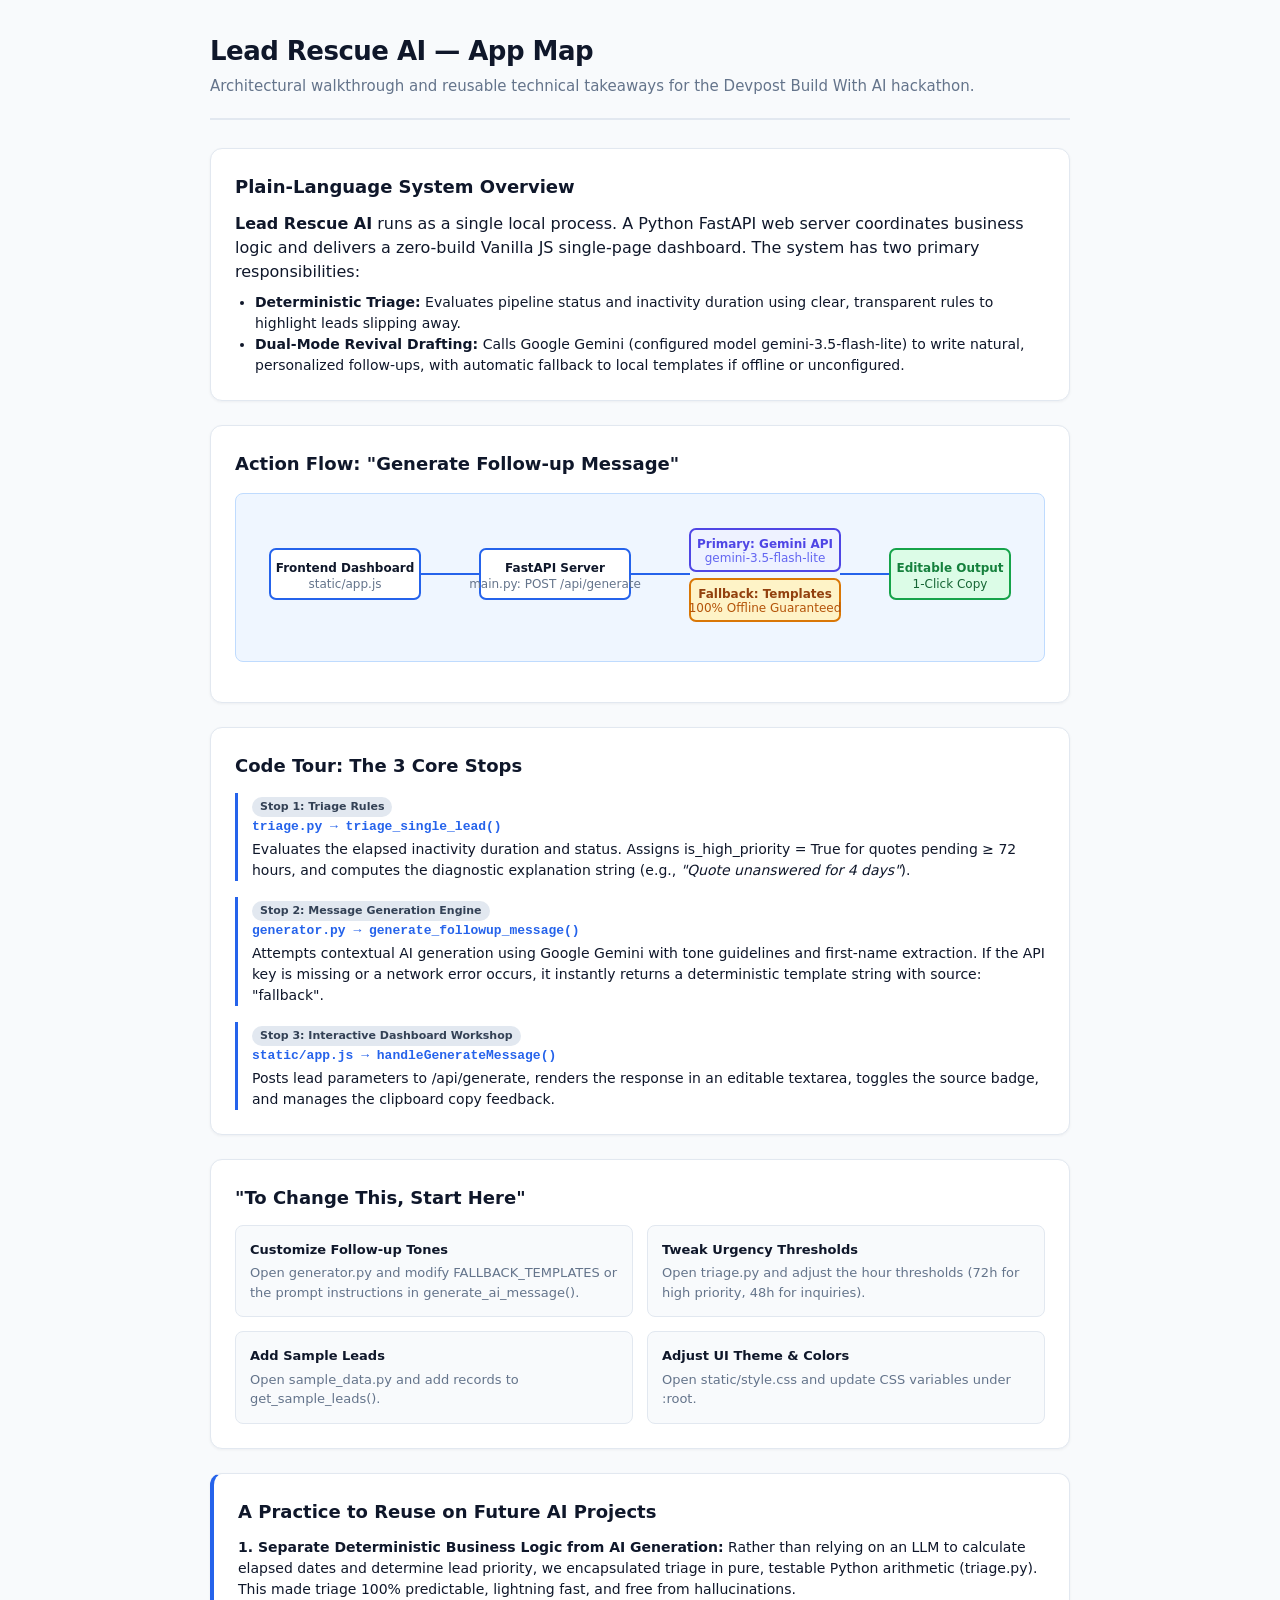
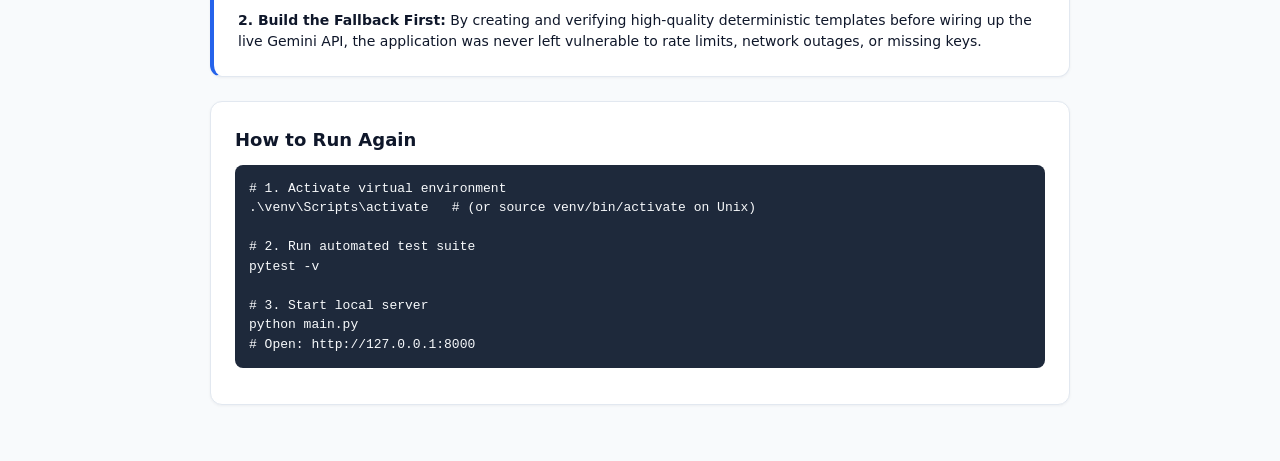
<file: devpost/app-map.html>
<!DOCTYPE html>
<html lang="en">
<head>
  <meta charset="UTF-8">
  <meta name="viewport" content="width=device-width, initial-scale=1.0">
  <title>Lead Rescue AI — App Map & Architectural Guide</title>
  <style>
    :root {
      --bg: #F8FAFC;
      --card: #FFFFFF;
      --text: #0F172A;
      --muted: #64748B;
      --border: #E2E8F0;
      --primary: #2563EB;
      --primary-light: #EFF6FF;
      --code-bg: #1E293B;
      --code-text: #F8FAFC;
    }
    * { box-sizing: border-box; margin: 0; padding: 0; }
    body {
      font-family: system-ui, -apple-system, BlinkMacSystemFont, 'Segoe UI', Roboto, sans-serif;
      background: var(--bg);
      color: var(--text);
      line-height: 1.5;
      padding: 32px 20px;
    }
    .container {
      max-width: 860px;
      margin: 0 auto;
    }
    header {
      margin-bottom: 28px;
      padding-bottom: 20px;
      border-bottom: 2px solid var(--border);
    }
    h1 { font-size: 26px; font-weight: 800; letter-spacing: -0.02em; }
    p.subtitle { color: var(--muted); font-size: 15px; margin-top: 4px; }
    
    .card {
      background: var(--card);
      border: 1px solid var(--border);
      border-radius: 12px;
      padding: 24px;
      margin-bottom: 24px;
      box-shadow: 0 1px 3px rgba(15, 23, 42, 0.05);
    }
    h2 { font-size: 18px; font-weight: 700; margin-bottom: 12px; }
    h3 { font-size: 15px; font-weight: 700; margin-bottom: 6px; }

    /* Diagram */
    .diagram-container {
      text-align: center;
      padding: 20px 10px;
      background: var(--primary-light);
      border: 1px solid #BFDBFE;
      border-radius: 8px;
      margin: 16px 0;
      overflow-x: auto;
    }
    svg text { font-family: system-ui, sans-serif; font-size: 12px; }

    /* Stops List */
    .stops-list {
      display: flex;
      flex-direction: column;
      gap: 16px;
      margin-top: 14px;
    }
    .stop-item {
      border-left: 3px solid var(--primary);
      padding-left: 14px;
    }
    .stop-path {
      font-family: ui-monospace, SFMono-Regular, Menlo, Monaco, Consolas, monospace;
      font-size: 13px;
      font-weight: 600;
      color: var(--primary);
    }
    .stop-desc { font-size: 14px; color: var(--text); margin-top: 2px; }

    /* Code Snippet */
    pre {
      background: var(--code-bg);
      color: var(--code-text);
      padding: 14px;
      border-radius: 8px;
      font-size: 13px;
      overflow-x: auto;
      margin: 12px 0;
      font-family: ui-monospace, SFMono-Regular, Menlo, Monaco, Consolas, monospace;
    }
    code { font-family: inherit; }

    /* Pointers */
    .pointer-grid {
      display: grid;
      grid-template-columns: 1fr 1fr;
      gap: 14px;
      margin-top: 14px;
    }
    @media (max-width: 640px) {
      .pointer-grid { grid-template-columns: 1fr; }
    }
    .pointer-card {
      background: #F8FAFC;
      border: 1px solid var(--border);
      border-radius: 8px;
      padding: 14px;
    }
    .pointer-card h4 { font-size: 13px; font-weight: 700; margin-bottom: 4px; }
    .pointer-card p { font-size: 13px; color: var(--muted); }

    .tag {
      display: inline-block;
      padding: 2px 8px;
      border-radius: 10px;
      font-size: 11px;
      font-weight: 700;
      background: #E2E8F0;
      color: #334155;
    }
  </style>
</head>
<body>
  <div class="container">
    <header>
      <h1>Lead Rescue AI — App Map</h1>
      <p class="subtitle">Architectural walkthrough and reusable technical takeaways for the Devpost Build With AI hackathon.</p>
    </header>

    <!-- Overview Card -->
    <div class="card">
      <h2>Plain-Language System Overview</h2>
      <p>
        <strong>Lead Rescue AI</strong> runs as a single local process. A Python FastAPI web server coordinates business logic and delivers a zero-build Vanilla JS single-page dashboard. The system has two primary responsibilities:
      </p>
      <ul style="margin-left: 20px; margin-top: 8px; font-size: 14px;">
        <li><strong>Deterministic Triage:</strong> Evaluates pipeline status and inactivity duration using clear, transparent rules to highlight leads slipping away.</li>
        <li><strong>Dual-Mode Revival Drafting:</strong> Calls <code>Google Gemini</code> (configured model <code>gemini-3.5-flash-lite</code>) to write natural, personalized follow-ups, with automatic fallback to local templates if offline or unconfigured.</li>
      </ul>
    </div>

    <!-- Data Flow Diagram -->
    <div class="card">
      <h2>Action Flow: "Generate Follow-up Message"</h2>
      <div class="diagram-container">
        <svg viewBox="0 0 760 120" width="100%" height="120" xmlns="http://www.w3.org/2000/svg">
          <!-- Boxes -->
          <rect x="10" y="35" width="150" height="50" rx="6" fill="#FFFFFF" stroke="#2563EB" stroke-width="2"/>
          <text x="85" y="58" text-anchor="middle" font-weight="bold" fill="#0F172A">Frontend Dashboard</text>
          <text x="85" y="74" text-anchor="middle" fill="#64748B">static/app.js</text>

          <line x1="160" y1="60" x2="220" y2="60" stroke="#2563EB" stroke-width="2" marker-end="url(#arrow)"/>

          <rect x="220" y="35" width="150" height="50" rx="6" fill="#FFFFFF" stroke="#2563EB" stroke-width="2"/>
          <text x="295" y="58" text-anchor="middle" font-weight="bold" fill="#0F172A">FastAPI Server</text>
          <text x="295" y="74" text-anchor="middle" fill="#64748B">main.py: POST /api/generate</text>

          <line x1="370" y1="60" x2="430" y2="60" stroke="#2563EB" stroke-width="2"/>

          <rect x="430" y="15" width="150" height="42" rx="6" fill="#EEF2FF" stroke="#4F46E5" stroke-width="2"/>
          <text x="505" y="34" text-anchor="middle" font-weight="bold" fill="#4F46E5">Primary: Gemini API</text>
          <text x="505" y="48" text-anchor="middle" font-size="10" fill="#6366F1">gemini-3.5-flash-lite</text>

          <rect x="430" y="65" width="150" height="42" rx="6" fill="#FEF3C7" stroke="#D97706" stroke-width="2"/>
          <text x="505" y="84" text-anchor="middle" font-weight="bold" fill="#92400E">Fallback: Templates</text>
          <text x="505" y="98" text-anchor="middle" font-size="10" fill="#B45309">100% Offline Guaranteed</text>

          <line x1="580" y1="60" x2="630" y2="60" stroke="#2563EB" stroke-width="2"/>

          <rect x="630" y="35" width="120" height="50" rx="6" fill="#DCFCE7" stroke="#16A34A" stroke-width="2"/>
          <text x="690" y="58" text-anchor="middle" font-weight="bold" fill="#15803D">Editable Output</text>
          <text x="690" y="74" text-anchor="middle" fill="#166534">1-Click Copy</text>
        </svg>
      </div>
    </div>

    <!-- Code Tour Stops -->
    <div class="card">
      <h2>Code Tour: The 3 Core Stops</h2>
      <div class="stops-list">
        <div class="stop-item">
          <span class="tag">Stop 1: Triage Rules</span>
          <div class="stop-path">triage.py &rarr; triage_single_lead()</div>
          <div class="stop-desc">
            Evaluates the elapsed inactivity duration and status. Assigns <code>is_high_priority = True</code> for quotes pending &ge; 72 hours, and computes the diagnostic explanation string (e.g., <em>"Quote unanswered for 4 days"</em>).
          </div>
        </div>

        <div class="stop-item">
          <span class="tag">Stop 2: Message Generation Engine</span>
          <div class="stop-path">generator.py &rarr; generate_followup_message()</div>
          <div class="stop-desc">
            Attempts contextual AI generation using Google Gemini with tone guidelines and first-name extraction. If the API key is missing or a network error occurs, it instantly returns a deterministic template string with <code>source: "fallback"</code>.
          </div>
        </div>

        <div class="stop-item">
          <span class="tag">Stop 3: Interactive Dashboard Workshop</span>
          <div class="stop-path">static/app.js &rarr; handleGenerateMessage()</div>
          <div class="stop-desc">
            Posts lead parameters to <code>/api/generate</code>, renders the response in an editable textarea, toggles the source badge, and manages the clipboard copy feedback.
          </div>
        </div>
      </div>
    </div>

    <!-- How to Change This -->
    <div class="card">
      <h2>"To Change This, Start Here"</h2>
      <div class="pointer-grid">
        <div class="pointer-card">
          <h4>Customize Follow-up Tones</h4>
          <p>Open <code>generator.py</code> and modify <code>FALLBACK_TEMPLATES</code> or the prompt instructions in <code>generate_ai_message()</code>.</p>
        </div>
        <div class="pointer-card">
          <h4>Tweak Urgency Thresholds</h4>
          <p>Open <code>triage.py</code> and adjust the hour thresholds (72h for high priority, 48h for inquiries).</p>
        </div>
        <div class="pointer-card">
          <h4>Add Sample Leads</h4>
          <p>Open <code>sample_data.py</code> and add records to <code>get_sample_leads()</code>.</p>
        </div>
        <div class="pointer-card">
          <h4>Adjust UI Theme & Colors</h4>
          <p>Open <code>static/style.css</code> and update CSS variables under <code>:root</code>.</p>
        </div>
      </div>
    </div>

    <!-- Practice to Reuse -->
    <div class="card" style="border-left: 4px solid var(--primary);">
      <h2>A Practice to Reuse on Future AI Projects</h2>
      <p style="font-size: 14px; margin-bottom: 10px;">
        <strong>1. Separate Deterministic Business Logic from AI Generation:</strong> Rather than relying on an LLM to calculate elapsed dates and determine lead priority, we encapsulated triage in pure, testable Python arithmetic (<code>triage.py</code>). This made triage 100% predictable, lightning fast, and free from hallucinations.
      </p>
      <p style="font-size: 14px;">
        <strong>2. Build the Fallback First:</strong> By creating and verifying high-quality deterministic templates before wiring up the live Gemini API, the application was never left vulnerable to rate limits, network outages, or missing keys.
      </p>
    </div>

    <!-- Run Instructions -->
    <div class="card">
      <h2>How to Run Again</h2>
      <pre><code># 1. Activate virtual environment
.\venv\Scripts\activate   # (or source venv/bin/activate on Unix)

# 2. Run automated test suite
pytest -v

# 3. Start local server
python main.py
# Open: http://127.0.0.1:8000</code></pre>
    </div>
  </div>
</body>
</html>
</file>
